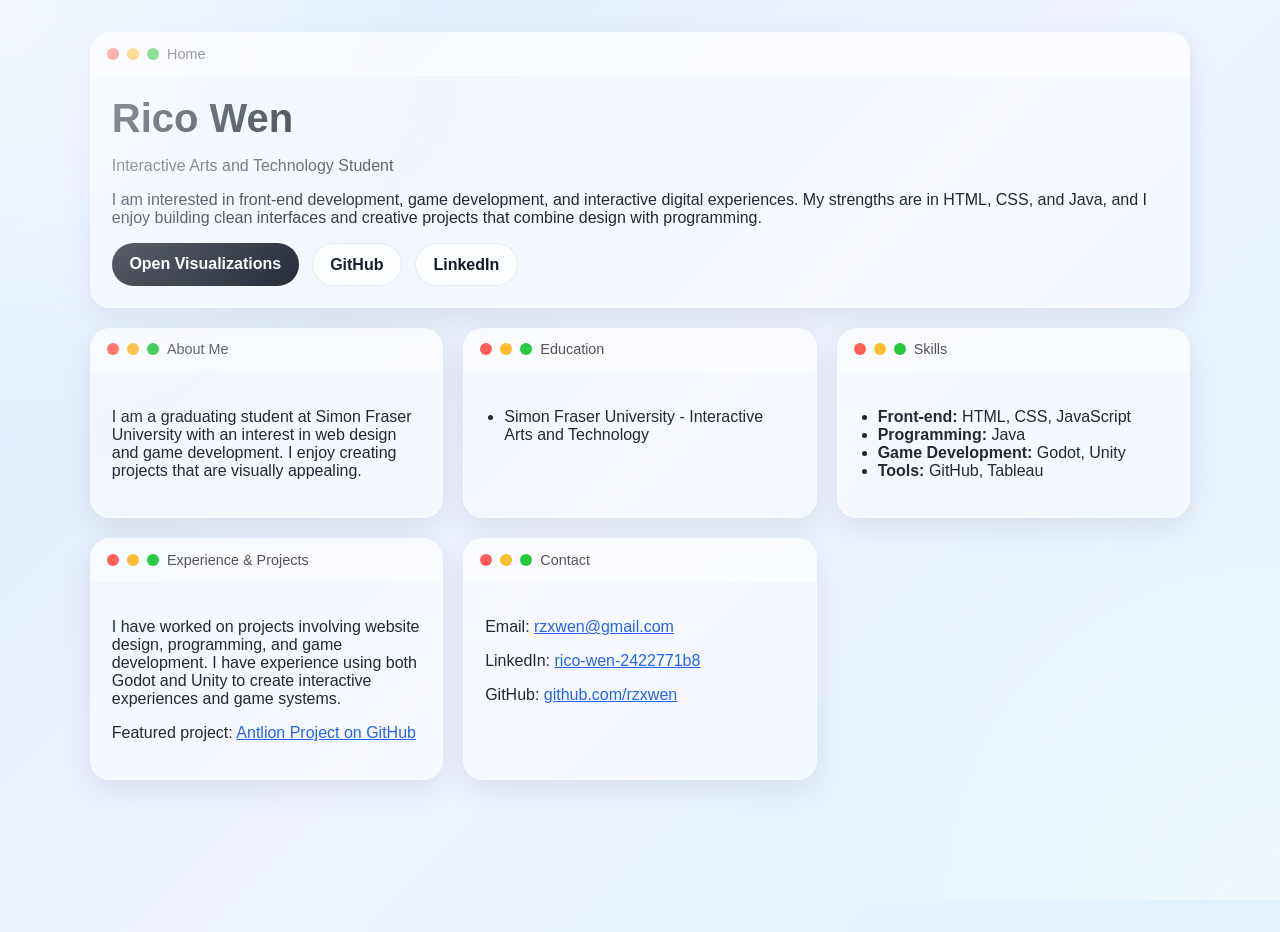
<file: index.html>
<!DOCTYPE html>
<html lang="en">
<head>
  <meta charset="UTF-8">
  <meta name="viewport" content="width=device-width, initial-scale=1.0">
  <title>Rico Wen Portfolio</title>
  <link rel="stylesheet" href="style.css">
</head>
<body>
  <div class="background-blur"></div>

  <main class="desktop-layout">
    <section class="window hero-window">
      <div class="window-header">
        <span class="dot red"></span>
        <span class="dot yellow"></span>
        <span class="dot green"></span>
        <span class="window-title">Home</span>
      </div>
      <div class="window-content">
        <h1>Rico Wen</h1>
        <p class="subtitle">Interactive Arts and Technology Student</p>
        <p>
          I am interested in front-end development, game development, and interactive digital experiences.
          My strengths are in HTML, CSS, and Java, and I enjoy building clean interfaces and creative projects
          that combine design with programming.
        </p>

        <div class="button-row">
          <a href="visualizations.html" class="main-button">Open Visualizations</a>
          <a href="https://github.com/rzxwen" class="secondary-button" target="_blank">GitHub</a>
          <a href="https://www.linkedin.com/in/rico-wen-2422771b8/" class="secondary-button" target="_blank">LinkedIn</a>
        </div>
      </div>
    </section>

    <section id="about" class="window info-window">
      <div class="window-header">
        <span class="dot red"></span>
        <span class="dot yellow"></span>
        <span class="dot green"></span>
        <span class="window-title">About Me</span>
      </div>
      <div class="window-content">
        <p>
          I am a graduating student at Simon Fraser University with an interest in web design and game development. I enjoy creating projects that are visually appealing.
        </p>
      </div>
    </section>

    <section id="education" class="window info-window">
      <div class="window-header">
        <span class="dot red"></span>
        <span class="dot yellow"></span>
        <span class="dot green"></span>
        <span class="window-title">Education</span>
      </div>
      <div class="window-content">
        <ul>
          <li>Simon Fraser University - Interactive Arts and Technology</li>
        </ul>
      </div>
    </section>

    <section id="skills" class="window info-window">
      <div class="window-header">
        <span class="dot red"></span>
        <span class="dot yellow"></span>
        <span class="dot green"></span>
        <span class="window-title">Skills</span>
      </div>
      <div class="window-content">
        <ul>
          <li><strong>Front-end:</strong> HTML, CSS, JavaScript</li>
          <li><strong>Programming:</strong> Java</li>
          <li><strong>Game Development:</strong> Godot, Unity</li>
          <li><strong>Tools:</strong> GitHub, Tableau</li>
        </ul>
      </div>
    </section>

    <section id="experience" class="window info-window">
      <div class="window-header">
        <span class="dot red"></span>
        <span class="dot yellow"></span>
        <span class="dot green"></span>
        <span class="window-title">Experience & Projects</span>
      </div>
      <div class="window-content">
        <p>
          I have worked on projects involving website design, programming, and game development.
          I have experience using both Godot and Unity to create interactive experiences and game systems.
        </p>

        <p>
          Featured project:
          <a href="https://github.com/rzxwen/godot/tree/main/IAT312A1-main/iat312-project-1--antlion" target="_blank">
            Antlion Project on GitHub
          </a>
        </p>
      </div>
    </section>

    <section id="contact" class="window info-window">
      <div class="window-header">
        <span class="dot red"></span>
        <span class="dot yellow"></span>
        <span class="dot green"></span>
        <span class="window-title">Contact</span>
      </div>
      <div class="window-content">
        <p>Email: <a href="mailto:rzxwen@gmail.com">rzxwen@gmail.com</a></p>
        <p>LinkedIn: <a href="https://www.linkedin.com/in/rico-wen-2422771b8/" target="_blank">rico-wen-2422771b8</a></p>
        <p>GitHub: <a href="https://github.com/rzxwen" target="_blank">github.com/rzxwen</a></p>
      </div>
    </section>
  </main>

  <script src="main.js"></script>
</body>
</html>
</file>
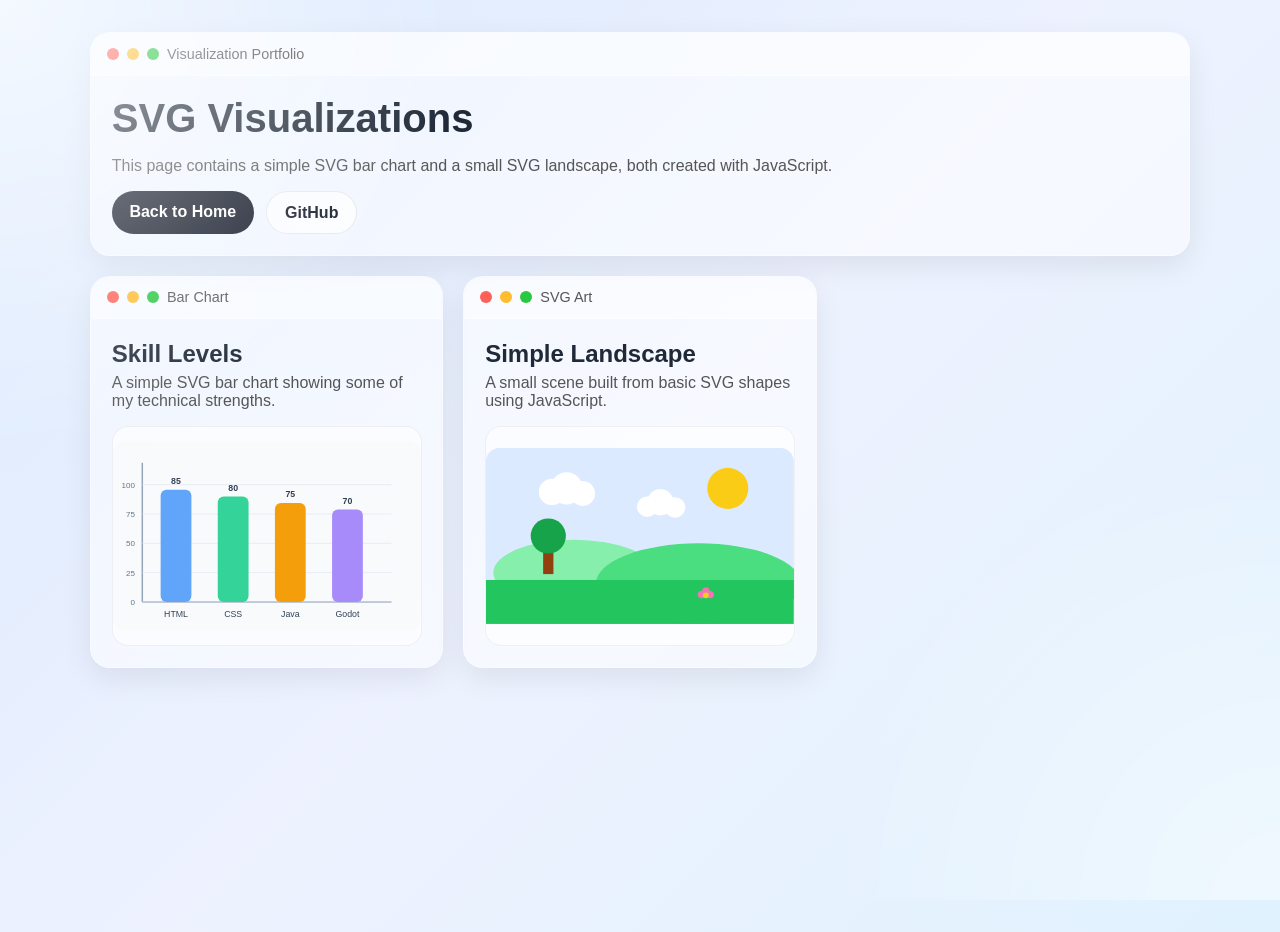
<file: visualizations.html>
<!DOCTYPE html>
<html lang="en">
<head>
  <meta charset="UTF-8">
  <meta name="viewport" content="width=device-width, initial-scale=1.0">
  <title>Visualizations</title>
  <link rel="stylesheet" href="style.css">
</head>
<body>
  <div class="background-blur"></div>

  <main class="desktop-layout">
    <section class="window hero-window">
      <div class="window-header">
        <span class="dot red"></span>
        <span class="dot yellow"></span>
        <span class="dot green"></span>
        <span class="window-title">Visualization Portfolio</span>
      </div>
      <div class="window-content">
        <h1>SVG Visualizations</h1>
        <p class="subtitle">
          This page contains a simple SVG bar chart and a small SVG landscape,
          both created with JavaScript.
        </p>

        <div class="button-row">
          <a href="index.html" class="main-button">Back to Home</a>
          <a href="https://github.com/rzxwen" class="secondary-button" target="_blank">GitHub</a>
        </div>
      </div>
    </section>

    <section class="window vis-window">
      <div class="window-header">
        <span class="dot red"></span>
        <span class="dot yellow"></span>
        <span class="dot green"></span>
        <span class="window-title">Bar Chart</span>
      </div>
      <div class="window-content">
        <h2>Skill Levels</h2>
        <p>A simple SVG bar chart showing some of my technical strengths.</p>
        <svg id="chart" viewBox="0 0 420 260" aria-label="Bar chart of skills"></svg>
      </div>
    </section>

    <section class="window vis-window">
      <div class="window-header">
        <span class="dot red"></span>
        <span class="dot yellow"></span>
        <span class="dot green"></span>
        <span class="window-title">SVG Art</span>
      </div>
      <div class="window-content">
        <h2>Simple Landscape</h2>
        <p>A small scene built from basic SVG shapes using JavaScript.</p>
        <svg id="art" viewBox="0 0 420 240" aria-label="Simple landscape art"></svg>
      </div>
    </section>
  </main>

  <script src="vis.js"></script>
</body>
</html>
</file>
<file: style.css>
* {
  box-sizing: border-box;
}

html {
  scroll-behavior: smooth;
}

body {
  margin: 0;
  font-family: "Segoe UI", Arial, sans-serif;
  color: #1f2937;
  background: linear-gradient(135deg, #dbeafe, #eef2ff, #e0f2fe);
  min-height: 100vh;
}

.background-blur {
  position: fixed;
  inset: 0;
  pointer-events: none;
  background:
    radial-gradient(circle at top left, rgba(255,255,255,0.7), transparent 30%),
    radial-gradient(circle at bottom right, rgba(255,255,255,0.5), transparent 30%);
}

.desktop-layout {
  width: min(1100px, 92vw);
  margin: 2rem auto;
  display: grid;
  grid-template-columns: repeat(auto-fit, minmax(280px, 1fr));
  gap: 1.25rem;
}

.window {
  background: rgba(255,255,255,0.5);
  border-radius: 20px;
  overflow: hidden;
  box-shadow: 0 10px 30px rgba(0,0,0,0.08);
  border: 1px solid rgba(255,255,255,0.4);
}

.hero-window {
  grid-column: 1 / -1;
}

.window-header {
  display: flex;
  align-items: center;
  gap: 0.5rem;
  padding: 0.8rem 1rem;
  background: rgba(255,255,255,0.4);
  border-bottom: 1px solid rgba(255,255,255,0.4);
}

.dot {
  width: 12px;
  height: 12px;
  border-radius: 50%;
}

.red {
  background: #ff5f57;
}

.yellow {
  background: #febc2e;
}

.green {
  background: #28c840;
}

.window-title {
  font-size: 0.9rem;
  color: #555;
}

.window-content {
  padding: 1.3rem;
}

.window-content h1 {
  margin: 0;
  font-size: 2.5rem;
}

.window-content h2 {
  margin-top: 0;
}

.subtitle {
  color: #555;
  margin-bottom: 1rem;
}

.button-row {
  display: flex;
  gap: 0.8rem;
  flex-wrap: wrap;
  margin-top: 1rem;
}

.main-button,
.secondary-button {
  display: inline-block;
  padding: 0.7rem 1.1rem;
  border-radius: 999px;
  text-decoration: none;
  font-weight: 600;
  transition: 0.2s;
}

.main-button {
  background: #111827;
  color: white;
}

.secondary-button {
  background: rgba(255,255,255,0.7);
  border: 1px solid rgba(0,0,0,0.08);
  color: #111827;
}

.main-button:hover,
.secondary-button:hover {
  transform: translateY(-2px);
  opacity: 0.95;
}

ul {
  padding-left: 1.2rem;
}

section a {
  color: #2563eb;
}

section a:hover {
  text-decoration: underline;
}

svg {
  width: 100%;
  height: auto;
  min-height: 220px;
  border-radius: 16px;
  background: rgba(255,255,255,0.6);
  border: 1px solid rgba(0,0,0,0.05);
  display: block;
}

.vis-window h2 {
  margin-bottom: 0.4rem;
}

.vis-window p {
  margin-top: 0;
  color: #555;
}

@media (max-width: 700px) {
  .button-row {
    flex-direction: column;
  }

  .main-button,
  .secondary-button {
    width: 100%;
    text-align: center;
  }

  .desktop-layout {
    width: min(94vw, 1100px);
  }
}
</file>
